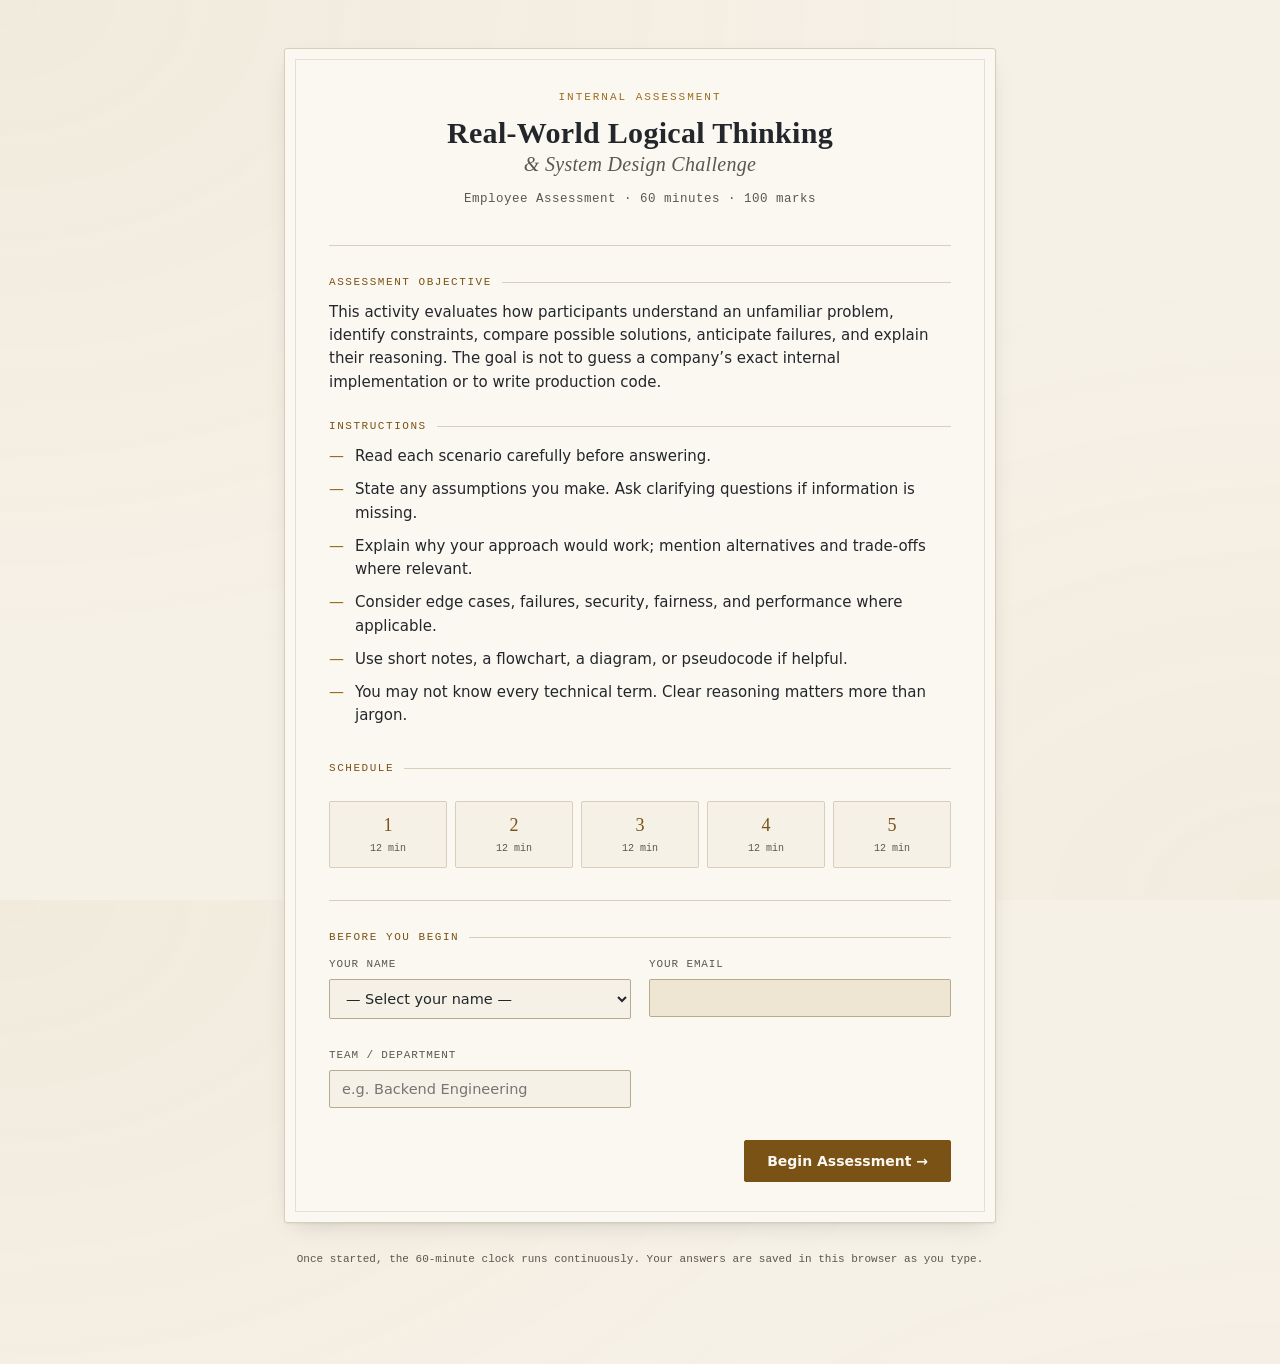
<file: index.html>
<!doctype html>
<html lang="en">
<head>
<meta charset="utf-8">
<title>Logical Thinking & System Design Challenge</title>
<meta name="viewport" content="width=device-width, initial-scale=1">
<link rel="stylesheet" href="css/style.css">
</head>
<body>

<!-- ============================ EXAM BAR (hidden until started) ============================ -->
<div class="exam-bar" id="examBar" style="display:none;">
  <div class="exam-bar-inner">
    <div class="who">Participant: <strong id="barName">—</strong></div>
    <div class="clock" id="clock">60:00</div>
  </div>
</div>

<div class="sheet">

  <!-- ============================ SCREEN 1: START ============================ -->
  <section id="screen-start">
    <div class="paper-card">
      <div class="masthead">
        <div class="eyebrow">Internal Assessment</div>
        <h1>Real-World Logical Thinking<span class="line2">&amp; System Design Challenge</span></h1>
        <div class="tagline" id="taglineText"></div>
      </div>

      <hr class="rule">

      <div class="section-label">Assessment objective</div>
      <div class="objective"><p id="objectiveText"></p></div>

      <div class="section-label">Instructions</div>
      <ul class="instructions" id="instructionsList"></ul>

      <div class="section-label">Schedule</div>
      <div class="schedule" id="scheduleStrip"></div>

      <hr class="rule">

      <div class="section-label">Before you begin</div>
      <div class="field-grid">
        <div class="field">
          <label for="inpName">Your name</label>
          <select id="inpName">
            <option value="">— Select your name —</option>
          </select>
        </div>
        <div class="field">
          <label for="inpEmail">Your email</label>
          <input id="inpEmail" type="text" value="" readonly tabindex="-1" style="background:#eee6d2; color:#8a8370;">
        </div>
      </div>
      <div class="field-grid">
        <div class="field">
          <label for="inpTeam">Team / Department</label>
          <input id="inpTeam" type="text" placeholder="e.g. Backend Engineering" autocomplete="off">
        </div>
        <div></div>
      </div>
      <p id="startError" style="color:#a13b2e; font-size:13px; display:none; margin-top:-16px; margin-bottom:20px;"></p>

      <div class="btn-row" style="justify-content:flex-end;">
        <button class="btn btn--brass" id="btnStart">Begin Assessment &rarr;</button>
      </div>
    </div>
    <div class="footnote">Once started, the 60-minute clock runs continuously. Your answers are saved in this browser as you type.</div>
  </section>

  <!-- ============================ SCREEN 2: EXAM ============================ -->
  <section id="screen-exam" style="display:none;">
    <div class="progress-rail" id="progressRail"></div>

    <div class="paper-card">
      <div class="problem-head">
        <div class="problem-no" id="probNo"></div>
        <h2 id="probTitle"></h2>
        <div class="focus-tags" id="probFocus"></div>
      </div>

      <div class="statement" id="probStatement"></div>

      <div class="section-label">Questions</div>
      <div id="questionsContainer"></div>

      <div class="bonus-block">
        <div class="bonus-ribbon">Bonus &middot; optional</div>
        <div id="bonusText" style="font-size:14.5px;"></div>
        <textarea id="bonusAnswer" placeholder="Optional — answer if time permits..."></textarea>
      </div>

      <div class="autosave-note" id="autosaveNote">&nbsp;</div>

      <div class="btn-row">
        <button class="btn btn--ghost" id="btnPrev">&larr; Previous</button>
        <button class="btn btn--brass" id="btnNext">Next &rarr;</button>
      </div>
    </div>
  </section>

  <!-- ============================ SCREEN 3: DONE ============================ -->
  <section id="screen-done" style="display:none;">
    <div class="paper-card done-screen">
      <div class="stamp">
        <svg viewBox="0 0 24 24" fill="none" stroke="currentColor" stroke-width="2.5" stroke-linecap="round" stroke-linejoin="round"><polyline points="20 6 9 17 4 12"></polyline></svg>
      </div>
      <h2>Submitted</h2>
      <p>Your answers have been recorded. A backup copy has also been compiled into a results file below — keep it in case it's needed.</p>
      <div class="filename-chip" id="filenameChip"></div>
      <div>
        <button class="btn btn--brass" id="btnDownload">Download my submission &darr;</button>
      </div>
    </div>
    <div class="footnote">Thank you for taking part. Discuss your reasoning with the group when the session wraps up.</div>
  </section>

</div>

<div id="devtoolsWarning" style="display:none; position:fixed; inset:0; background:rgba(28,24,18,0.96); color:#f5efe0; z-index:9999; align-items:center; justify-content:center; text-align:center; padding:40px; font-family:'Segoe UI', sans-serif; font-size:18px;">
  <div>Please close developer tools to continue the assessment.<br><span style="font-size:14px; opacity:0.8;">Your progress is saved — it will reappear once this is closed.</span></div>
</div>

<script src="js/questions.js"></script>
<script src="js/employees.js"></script>
<script src="js/config.js"></script>
<script src="js/lockdown.js"></script>
<script src="js/app.js"></script>
</body>
</html>
</file>
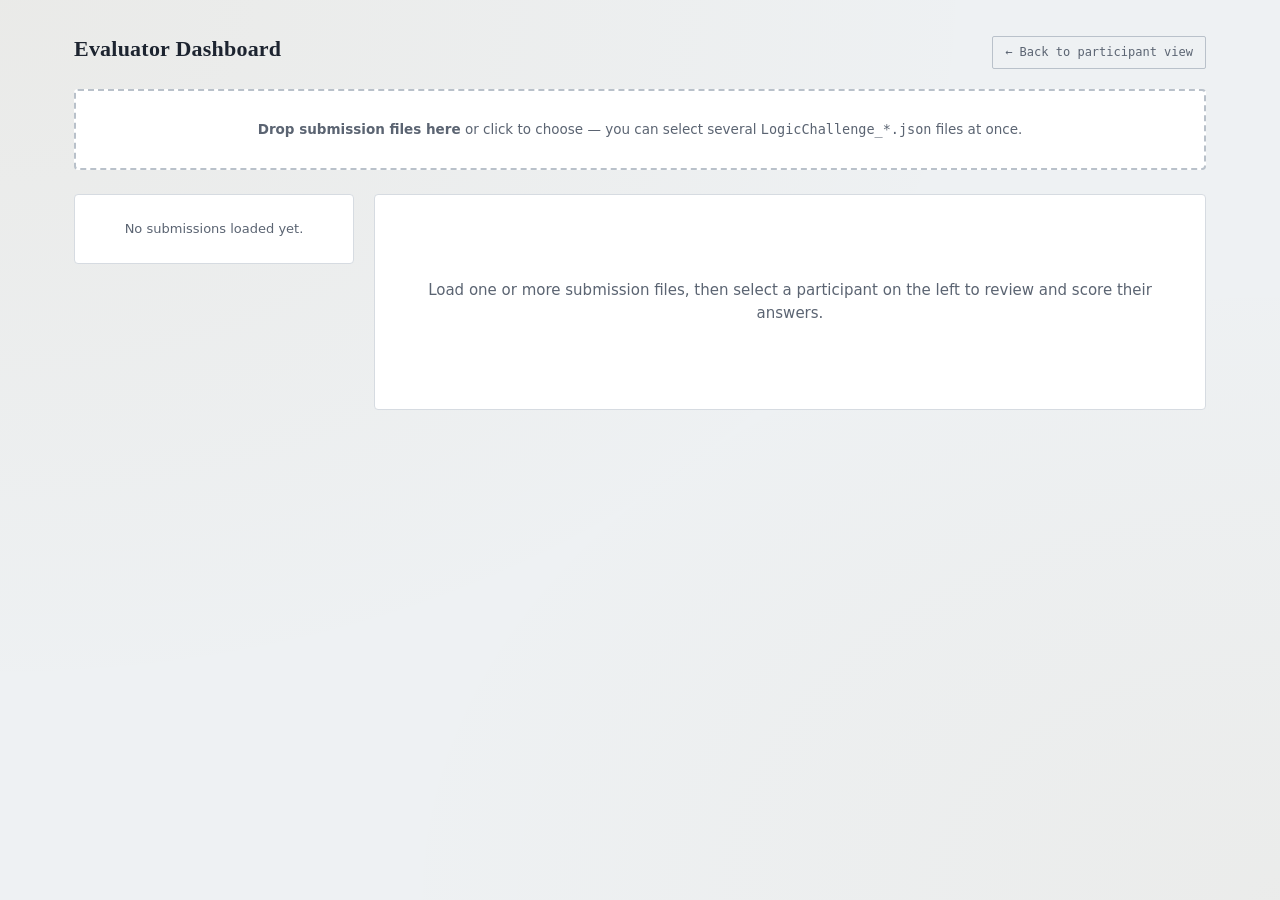
<file: evaluator.html>
<!doctype html>
<html lang="en">
<head>
<meta charset="utf-8">
<title>Evaluator Dashboard — Logic Challenge</title>
<meta name="viewport" content="width=device-width, initial-scale=1">
<link rel="stylesheet" href="css/style.css">
</head>
<body class="evaluator">

<div class="eval-shell">
  <div class="eval-header">
    <h1>Evaluator Dashboard</h1>
    <a class="back" href="index.html">&larr; Back to participant view</a>
  </div>

  <div class="drop-zone" id="dropZone">
    <strong>Drop submission files here</strong> or click to choose &mdash; you can select several <code>LogicChallenge_*.json</code> files at once.
    <input type="file" id="fileInput" accept=".json" multiple>
  </div>

  <div class="eval-layout">
    <div class="roster" id="roster">
      <div class="roster-empty">No submissions loaded yet.</div>
    </div>

    <div class="detail-panel" id="detailPanel">
      <div class="detail-empty">Load one or more submission files, then select a participant on the left to review and score their answers.</div>
    </div>
  </div>
</div>

<script src="js/questions.js"></script>
<script src="js/evaluator.js"></script>
</body>
</html>
</file>
<file: css/style.css>
/* ==========================================================================
   Real-World Logical Thinking & System Design Challenge
   Visual identity: an official assessment booklet — warm paper, ink navy,
   a brass accent, serif display paired with a plain working sans. No
   external fonts (must run with zero network access on an office LAN).
   ========================================================================== */

:root {
  --paper: #f6f1e7;
  --paper-raised: #fbf8f2;
  --ink: #23262b;
  --ink-soft: #5a5750;
  --rule: #d8cfbb;
  --rule-strong: #b7ab8e;
  --brass: #9c6b1f;
  --brass-dark: #7a5216;
  --brass-tint: #f1e3c6;
  --good: #3f6b4a;
  --danger: #a13b2e;
  --serif: Georgia, "Iowan Old Style", "Palatino Linotype", "Book Antiqua", serif;
  --sans: "Segoe UI", system-ui, -apple-system, Roboto, Helvetica, Arial, sans-serif;
  --mono: "Consolas", "SFMono-Regular", Menlo, Consolas, monospace;
  --shadow: 0 1px 2px rgba(35, 38, 43, 0.06), 0 8px 24px -12px rgba(35, 38, 43, 0.25);
}

* {
  box-sizing: border-box;
}

html,
body {
  height: 100%;
}

body {
  margin: 0;
  background: var(--paper);
  background-image:
    radial-gradient(ellipse at top left, rgba(156, 107, 31, 0.05), transparent 55%),
    radial-gradient(ellipse at bottom right, rgba(156, 107, 31, 0.04), transparent 50%);
  color: var(--ink);
  font-family: var(--sans);
  font-size: 15px;
  line-height: 1.55;
  -webkit-font-smoothing: antialiased;
}

h1, h2, h3, h4 {
  font-family: var(--serif);
  font-weight: 600;
  margin: 0;
  letter-spacing: 0.01em;
}

a {
  color: var(--brass-dark);
}

button {
  font-family: var(--sans);
}

/* -- Layout shells ---------------------------------------------------- */

.sheet {
  max-width: 760px;
  margin: 0 auto;
  padding: 48px 24px 96px;
}

.paper-card {
  background: var(--paper-raised);
  border: 1px solid var(--rule);
  border-radius: 3px;
  box-shadow: var(--shadow);
  padding: 40px 44px;
  position: relative;
}

.paper-card::before {
  content: "";
  position: absolute;
  inset: 10px;
  border: 1px solid var(--rule);
  pointer-events: none;
  opacity: 0.6;
}

@media (max-width: 600px) {
  .paper-card { padding: 28px 20px; }
  .paper-card::before { inset: 6px; }
  .sheet { padding: 28px 14px 72px; }
}

/* -- Masthead ----------------------------------------------------------- */

.masthead {
  text-align: center;
  margin-bottom: 36px;
}

.masthead .eyebrow {
  font-family: var(--mono);
  font-size: 11px;
  letter-spacing: 0.18em;
  text-transform: uppercase;
  color: var(--brass);
  margin-bottom: 10px;
}

.masthead h1 {
  font-size: 30px;
  line-height: 1.15;
}

.masthead h1 .line2 {
  display: block;
  font-size: 20px;
  color: var(--ink-soft);
  font-weight: 400;
  font-style: italic;
  margin-top: 2px;
}

.masthead .tagline {
  margin-top: 14px;
  font-family: var(--mono);
  font-size: 12.5px;
  color: var(--ink-soft);
  letter-spacing: 0.04em;
}

.rule {
  border: 0;
  border-top: 1px solid var(--rule);
  margin: 28px 0;
}

.rule--heavy {
  border-top: 2px solid var(--ink);
  margin: 20px 0 28px;
}

/* -- Section labels ------------------------------------------------------ */

.section-label {
  font-family: var(--mono);
  font-size: 11px;
  letter-spacing: 0.14em;
  text-transform: uppercase;
  color: var(--brass-dark);
  margin-bottom: 10px;
  display: flex;
  align-items: center;
  gap: 10px;
}

.section-label::after {
  content: "";
  flex: 1;
  border-top: 1px solid var(--rule);
}

.objective p {
  color: var(--ink);
  margin: 0 0 24px;
}

.instructions {
  margin: 0 0 32px;
  padding: 0;
  list-style: none;
}

.instructions li {
  position: relative;
  padding-left: 26px;
  margin-bottom: 10px;
  color: var(--ink);
}

.instructions li::before {
  content: "\2014";
  position: absolute;
  left: 0;
  color: var(--brass);
}

/* -- Schedule strip ------------------------------------------------------ */

.schedule {
  display: grid;
  grid-template-columns: repeat(5, 1fr);
  gap: 8px;
  margin: 24px 0 32px;
}

.schedule .slot {
  border: 1px solid var(--rule);
  border-radius: 2px;
  padding: 10px 6px;
  text-align: center;
  background: var(--paper);
}

.schedule .slot .num {
  font-family: var(--serif);
  font-size: 18px;
  color: var(--brass-dark);
}

.schedule .slot .min {
  font-family: var(--mono);
  font-size: 10px;
  color: var(--ink-soft);
  margin-top: 2px;
}

@media (max-width: 600px) {
  .schedule { grid-template-columns: repeat(5, 1fr); gap: 5px; }
  .schedule .slot { padding: 7px 2px; }
  .schedule .slot .num { font-size: 14px; }
}

/* -- Start form ----------------------------------------------------------- */

.field-grid {
  display: grid;
  grid-template-columns: 1fr 1fr;
  gap: 18px;
  margin-bottom: 28px;
}

@media (max-width: 560px) {
  .field-grid { grid-template-columns: 1fr; }
}

.field label {
  display: block;
  font-family: var(--mono);
  font-size: 11px;
  letter-spacing: 0.08em;
  text-transform: uppercase;
  color: var(--ink-soft);
  margin-bottom: 6px;
}

.field input,
.field select,
.field textarea {
  width: 100%;
  border: 1px solid var(--rule-strong);
  background: var(--paper);
  border-radius: 2px;
  padding: 10px 12px;
  font-family: var(--sans);
  font-size: 14.5px;
  color: var(--ink);
}

.field select {
  cursor: pointer;
}

.field input:focus,
.field select:focus,
.field textarea:focus {
  outline: none;
  border-color: var(--brass);
  box-shadow: 0 0 0 3px var(--brass-tint);
}

.btn {
  display: inline-flex;
  align-items: center;
  gap: 8px;
  border: 1px solid var(--ink);
  background: var(--ink);
  color: var(--paper-raised);
  font-size: 14px;
  font-weight: 600;
  padding: 12px 22px;
  border-radius: 2px;
  cursor: pointer;
  transition: transform 0.12s ease, box-shadow 0.12s ease;
}

.btn:hover { transform: translateY(-1px); box-shadow: 0 4px 14px -6px rgba(35,38,43,0.5); }
.btn:active { transform: translateY(0); }

.btn--ghost {
  background: transparent;
  color: var(--ink);
}

.btn--brass {
  border-color: var(--brass-dark);
  background: var(--brass-dark);
}

.btn[disabled] {
  opacity: 0.4;
  cursor: not-allowed;
  transform: none !important;
}

.btn-row {
  display: flex;
  justify-content: space-between;
  align-items: center;
  margin-top: 32px;
}

/* -- Assessment chrome: timer + progress rail ----------------------------- */

.exam-bar {
  position: sticky;
  top: 0;
  z-index: 20;
  background: var(--ink);
  color: var(--paper-raised);
  padding: 10px 0;
  box-shadow: 0 2px 10px rgba(0,0,0,0.25);
}

.exam-bar-inner {
  max-width: 760px;
  margin: 0 auto;
  padding: 0 24px;
  display: flex;
  align-items: center;
  justify-content: space-between;
  gap: 16px;
}

.exam-bar .who {
  font-size: 12.5px;
  color: #c9c4b8;
}
.exam-bar .who strong { color: var(--paper-raised); }

.clock {
  font-family: var(--mono);
  font-size: 20px;
  letter-spacing: 0.04em;
  background: #15171b;
  border: 1px solid #3a3d42;
  padding: 4px 12px;
  border-radius: 2px;
  color: var(--brass-tint);
}

.clock.low { color: #f3b9a8; border-color: var(--danger); }

.progress-rail {
  display: flex;
  gap: 6px;
  margin: 24px 0 8px;
}

.progress-rail .tab {
  flex: 1;
  text-align: center;
  padding: 8px 4px;
  font-family: var(--mono);
  font-size: 11px;
  border: 1px solid var(--rule);
  border-bottom: 3px solid var(--rule);
  background: var(--paper);
  color: var(--ink-soft);
}

.progress-rail .tab.current {
  border-bottom-color: var(--brass);
  color: var(--ink);
  font-weight: 700;
  background: var(--brass-tint);
}

.progress-rail .tab.done {
  color: var(--good);
}

.progress-rail .tab.done::after {
  content: " \2713";
}

/* -- Problem card --------------------------------------------------------- */

.problem-head {
  margin-bottom: 20px;
}

.problem-head .problem-no {
  font-family: var(--mono);
  font-size: 12px;
  color: var(--brass-dark);
  letter-spacing: 0.1em;
  text-transform: uppercase;
}

.problem-head h2 {
  font-size: 24px;
  margin-top: 4px;
}

.focus-tags {
  margin-top: 10px;
  display: flex;
  flex-wrap: wrap;
  gap: 6px;
}

.focus-tags span {
  font-family: var(--mono);
  font-size: 10.5px;
  border: 1px solid var(--rule-strong);
  color: var(--ink-soft);
  padding: 3px 8px;
  border-radius: 999px;
  background: var(--paper);
}

.statement {
  background: var(--brass-tint);
  border-left: 3px solid var(--brass);
  padding: 16px 18px;
  margin: 18px 0 28px;
  font-size: 14.5px;
  color: #40331a;
}

.question-block {
  margin-bottom: 22px;
}

.question-block .q-row {
  display: flex;
  gap: 12px;
  margin-bottom: 8px;
}

.q-num {
  flex: none;
  width: 26px;
  height: 26px;
  border: 1.5px solid var(--ink);
  border-radius: 50%;
  display: flex;
  align-items: center;
  justify-content: center;
  font-family: var(--serif);
  font-size: 13px;
  font-weight: 700;
}

.q-text {
  padding-top: 3px;
  font-size: 14.5px;
}

.question-block textarea {
  width: 100%;
  min-height: 84px;
  margin-left: 38px;
  width: calc(100% - 38px);
  resize: vertical;
  border: 1px solid var(--rule-strong);
  background: var(--paper);
  border-radius: 2px;
  padding: 10px 12px;
  font-family: var(--sans);
  font-size: 14px;
  color: var(--ink);
}

.question-block textarea:focus {
  outline: none;
  border-color: var(--brass);
  box-shadow: 0 0 0 3px var(--brass-tint);
}

.bonus-block {
  margin-top: 32px;
  border-top: 1px dashed var(--rule-strong);
  padding-top: 20px;
}

.bonus-ribbon {
  display: inline-block;
  font-family: var(--mono);
  font-size: 10.5px;
  letter-spacing: 0.1em;
  text-transform: uppercase;
  color: var(--brass-dark);
  border: 1px solid var(--brass);
  padding: 3px 10px;
  border-radius: 999px;
  margin-bottom: 10px;
}

.bonus-block textarea {
  width: 100%;
  min-height: 70px;
  border: 1px solid var(--rule-strong);
  background: var(--paper);
  border-radius: 2px;
  padding: 10px 12px;
  font-family: var(--sans);
  font-size: 14px;
  margin-top: 8px;
}

/* -- Submit / done screen -------------------------------------------------- */

.stamp {
  width: 96px;
  height: 96px;
  border: 3px solid var(--good);
  border-radius: 50%;
  display: flex;
  align-items: center;
  justify-content: center;
  margin: 0 auto 20px;
  transform: rotate(-8deg);
  color: var(--good);
}

.stamp svg { width: 46px; height: 46px; }

.done-screen {
  text-align: center;
}

.done-screen h2 {
  font-size: 24px;
  margin-bottom: 10px;
}

.done-screen p {
  color: var(--ink-soft);
  max-width: 480px;
  margin: 0 auto 10px;
}

.filename-chip {
  display: inline-block;
  font-family: var(--mono);
  font-size: 12.5px;
  background: var(--paper);
  border: 1px solid var(--rule-strong);
  padding: 6px 12px;
  border-radius: 2px;
  margin: 14px 0 26px;
}

/* -- Small print / footer -------------------------------------------------- */

.footnote {
  text-align: center;
  font-family: var(--mono);
  font-size: 11px;
  color: var(--ink-soft);
  margin-top: 28px;
}

.footnote a { color: var(--ink-soft); }

/* -- Autosave indicator ----------------------------------------------------- */

.autosave-note {
  font-family: var(--mono);
  font-size: 10.5px;
  color: var(--ink-soft);
  text-align: right;
  margin-top: 6px;
  min-height: 14px;
}

/* ==========================================================================
   Evaluator dashboard — cooler slate tone, distinct from the participant
   "paper" view so it reads clearly as the admin/review mode.
   ========================================================================== */

body.evaluator {
  --paper: #eef1f3;
  --paper-raised: #ffffff;
  --ink: #1d2430;
  --ink-soft: #5b6472;
  --rule: #d6dbe1;
  --rule-strong: #b9c1ca;
  --brass: #3c6e8f;
  --brass-dark: #2c5873;
  --brass-tint: #e2edf3;
  --good: #3f6b4a;
}

.eval-shell {
  max-width: 1180px;
  margin: 0 auto;
  padding: 32px 24px 80px;
}

.eval-header {
  display: flex;
  align-items: baseline;
  justify-content: space-between;
  margin-bottom: 20px;
  flex-wrap: wrap;
  gap: 10px;
}

.eval-header h1 {
  font-size: 22px;
}

.eval-header .back {
  font-family: var(--mono);
  font-size: 12px;
  color: var(--ink-soft);
  text-decoration: none;
  border: 1px solid var(--rule-strong);
  padding: 6px 12px;
  border-radius: 2px;
}

.drop-zone {
  border: 2px dashed var(--rule-strong);
  border-radius: 4px;
  padding: 28px;
  text-align: center;
  color: var(--ink-soft);
  font-size: 13.5px;
  margin-bottom: 24px;
  background: var(--paper-raised);
  cursor: pointer;
  transition: border-color 0.15s ease, background 0.15s ease;
}

.drop-zone.drag-over {
  border-color: var(--brass);
  background: var(--brass-tint);
}

.drop-zone input { display: none; }

.eval-layout {
  display: grid;
  grid-template-columns: 280px 1fr;
  gap: 20px;
  align-items: start;
}

@media (max-width: 860px) {
  .eval-layout { grid-template-columns: 1fr; }
}

.roster {
  background: var(--paper-raised);
  border: 1px solid var(--rule);
  border-radius: 4px;
  overflow: hidden;
}

.roster-empty {
  padding: 24px 16px;
  font-size: 13px;
  color: var(--ink-soft);
  text-align: center;
}

.roster-item {
  padding: 12px 14px;
  border-bottom: 1px solid var(--rule);
  cursor: pointer;
}

.roster-item:last-child { border-bottom: none; }

.roster-item:hover { background: var(--brass-tint); }

.roster-item.active {
  background: var(--brass-dark);
  color: #fff;
}

.roster-item .r-name {
  font-weight: 600;
  font-size: 14px;
}

.roster-item .r-meta {
  font-family: var(--mono);
  font-size: 10.5px;
  opacity: 0.75;
  margin-top: 3px;
}

.roster-item .r-score {
  font-family: var(--mono);
  font-size: 11px;
  margin-top: 4px;
  color: var(--good);
}

.roster-item.active .r-score { color: #bfe3c8; }

.detail-panel {
  background: var(--paper-raised);
  border: 1px solid var(--rule);
  border-radius: 4px;
  padding: 24px 28px;
}

.detail-empty {
  color: var(--ink-soft);
  text-align: center;
  padding: 60px 20px;
}

.detail-top {
  display: flex;
  justify-content: space-between;
  align-items: flex-start;
  flex-wrap: wrap;
  gap: 12px;
  margin-bottom: 8px;
}

.detail-top h2 { font-size: 20px; }

.detail-meta {
  font-family: var(--mono);
  font-size: 11.5px;
  color: var(--ink-soft);
}

.total-badge {
  font-family: var(--serif);
  font-size: 22px;
  font-weight: 700;
  color: var(--brass-dark);
  border: 2px solid var(--brass-dark);
  border-radius: 6px;
  padding: 4px 16px;
  white-space: nowrap;
}

.total-badge small {
  font-family: var(--mono);
  font-size: 11px;
  font-weight: 400;
  display: block;
  color: var(--ink-soft);
}

.eval-problem {
  border-top: 1px solid var(--rule);
  padding: 20px 0;
}

.eval-problem h3 {
  font-size: 16px;
  margin-bottom: 4px;
}

.eval-problem .ep-sub {
  font-family: var(--mono);
  font-size: 10.5px;
  color: var(--ink-soft);
  text-transform: uppercase;
  letter-spacing: 0.06em;
}

.eval-qa {
  margin: 14px 0;
  font-size: 13.5px;
}

.eval-qa .q {
  color: var(--ink-soft);
  margin-bottom: 4px;
}

.eval-qa .q::before {
  content: "Q. ";
  font-weight: 700;
  color: var(--brass-dark);
}

.eval-qa .a {
  background: var(--paper);
  border-left: 3px solid var(--rule-strong);
  padding: 10px 14px;
  white-space: pre-wrap;
  border-radius: 0 2px 2px 0;
}

.eval-qa .a.empty {
  color: #a0a7b0;
  font-style: italic;
}

.rubric {
  margin-top: 16px;
  background: var(--paper);
  border: 1px solid var(--rule);
  border-radius: 3px;
  padding: 14px 16px;
}

.rubric-row {
  display: flex;
  align-items: center;
  justify-content: space-between;
  gap: 12px;
  padding: 6px 0;
  font-size: 13px;
}

.rubric-row select {
  font-family: var(--mono);
  font-size: 13px;
  border: 1px solid var(--rule-strong);
  border-radius: 2px;
  padding: 3px 6px;
  background: #fff;
}

.rubric-total {
  text-align: right;
  font-family: var(--mono);
  font-size: 12.5px;
  margin-top: 8px;
  padding-top: 8px;
  border-top: 1px dashed var(--rule-strong);
  color: var(--ink);
}

.feedback-grid {
  margin-top: 24px;
  border-top: 2px solid var(--ink);
  padding-top: 16px;
}

.feedback-field { margin-bottom: 14px; }

.feedback-field label {
  display: block;
  font-family: var(--mono);
  font-size: 11px;
  text-transform: uppercase;
  letter-spacing: 0.06em;
  color: var(--ink-soft);
  margin-bottom: 5px;
}

.feedback-field textarea {
  width: 100%;
  min-height: 56px;
  border: 1px solid var(--rule-strong);
  border-radius: 2px;
  padding: 8px 10px;
  font-family: var(--sans);
  font-size: 13.5px;
}

.eval-actions {
  margin-top: 20px;
  display: flex;
  gap: 10px;
  flex-wrap: wrap;
}

/* ==========================================================================
   Copy/inspect deterrents (exam screen content) — see js/lockdown.js
   ========================================================================== */

.masthead,
.objective,
.instructions,
.schedule,
.problem-head,
.statement,
.focus-tags,
.question-block .q-text,
.bonus-ribbon,
#bonusText {
  user-select: none;
  -webkit-user-select: none;
  -ms-user-select: none;
}

.question-block textarea,
.bonus-block textarea,
input,
select {
  user-select: text;
  -webkit-user-select: text;
  -ms-user-select: text;
}
</file>
